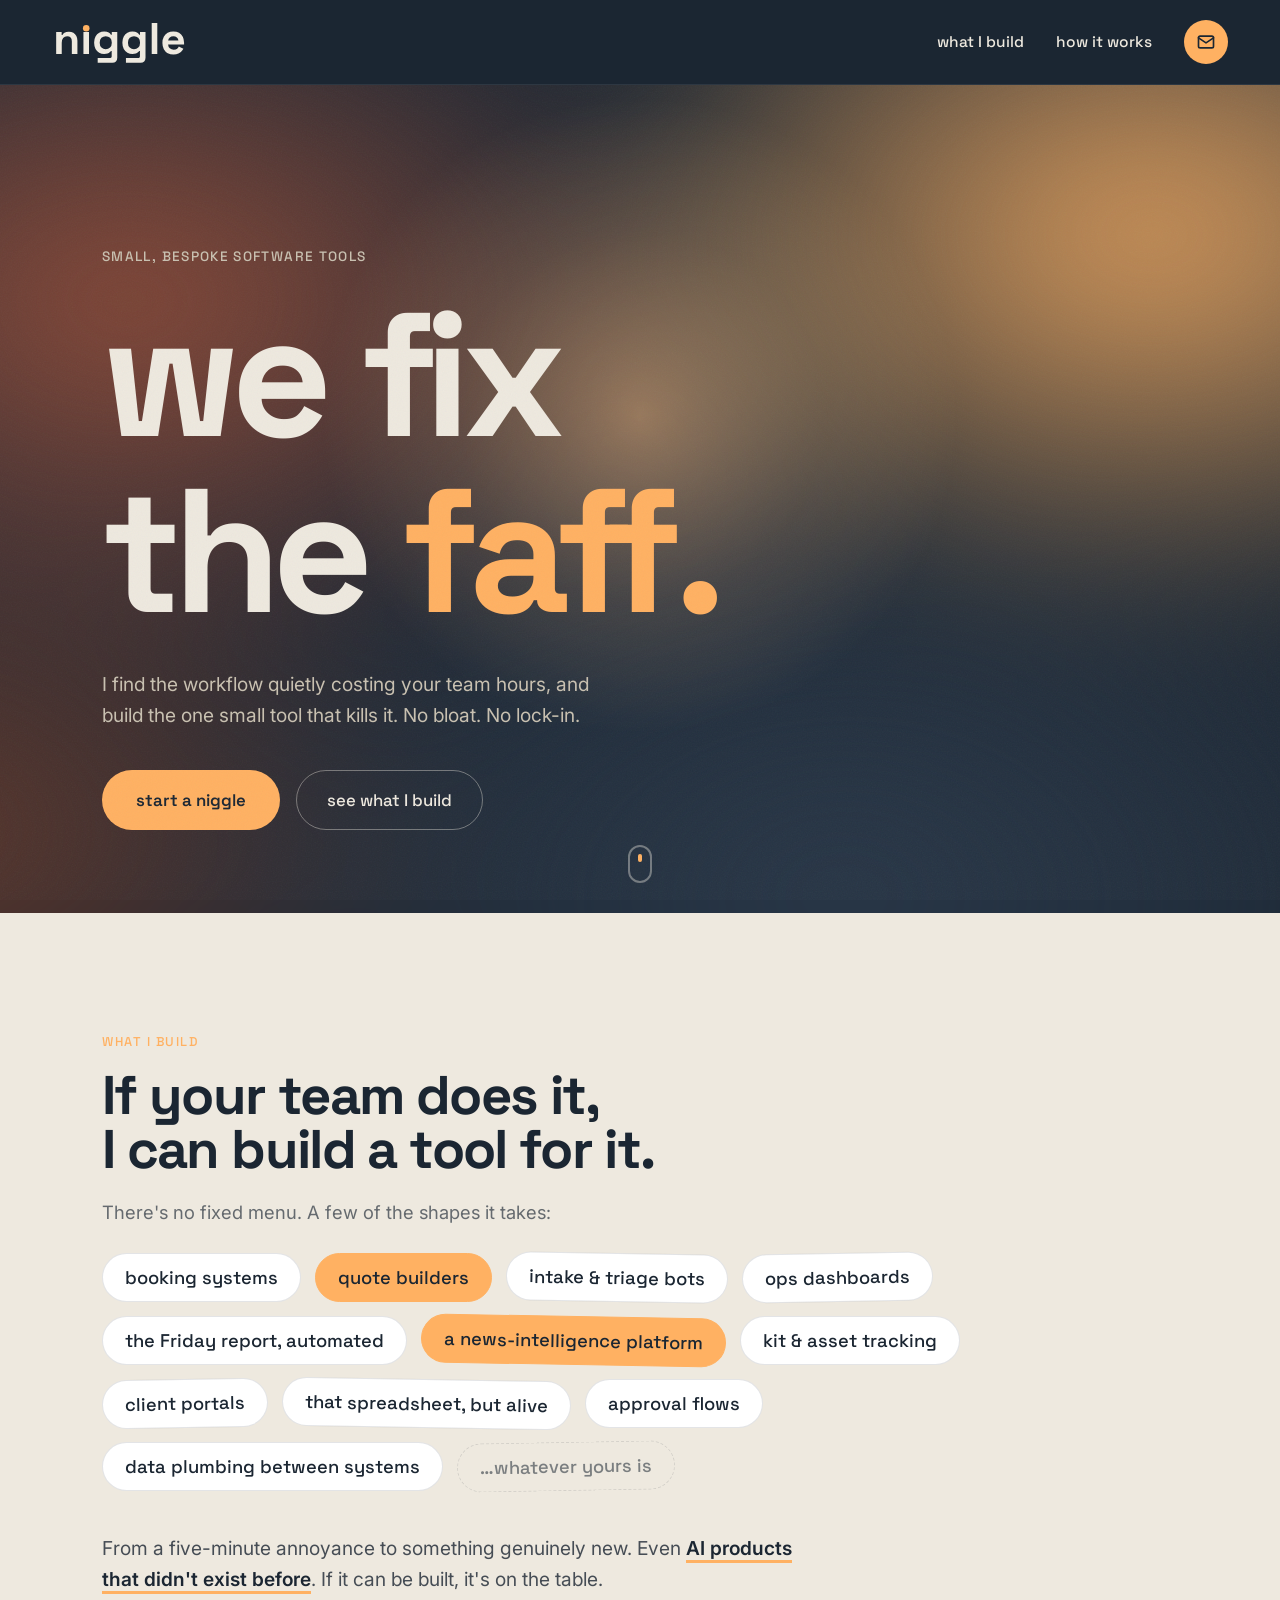
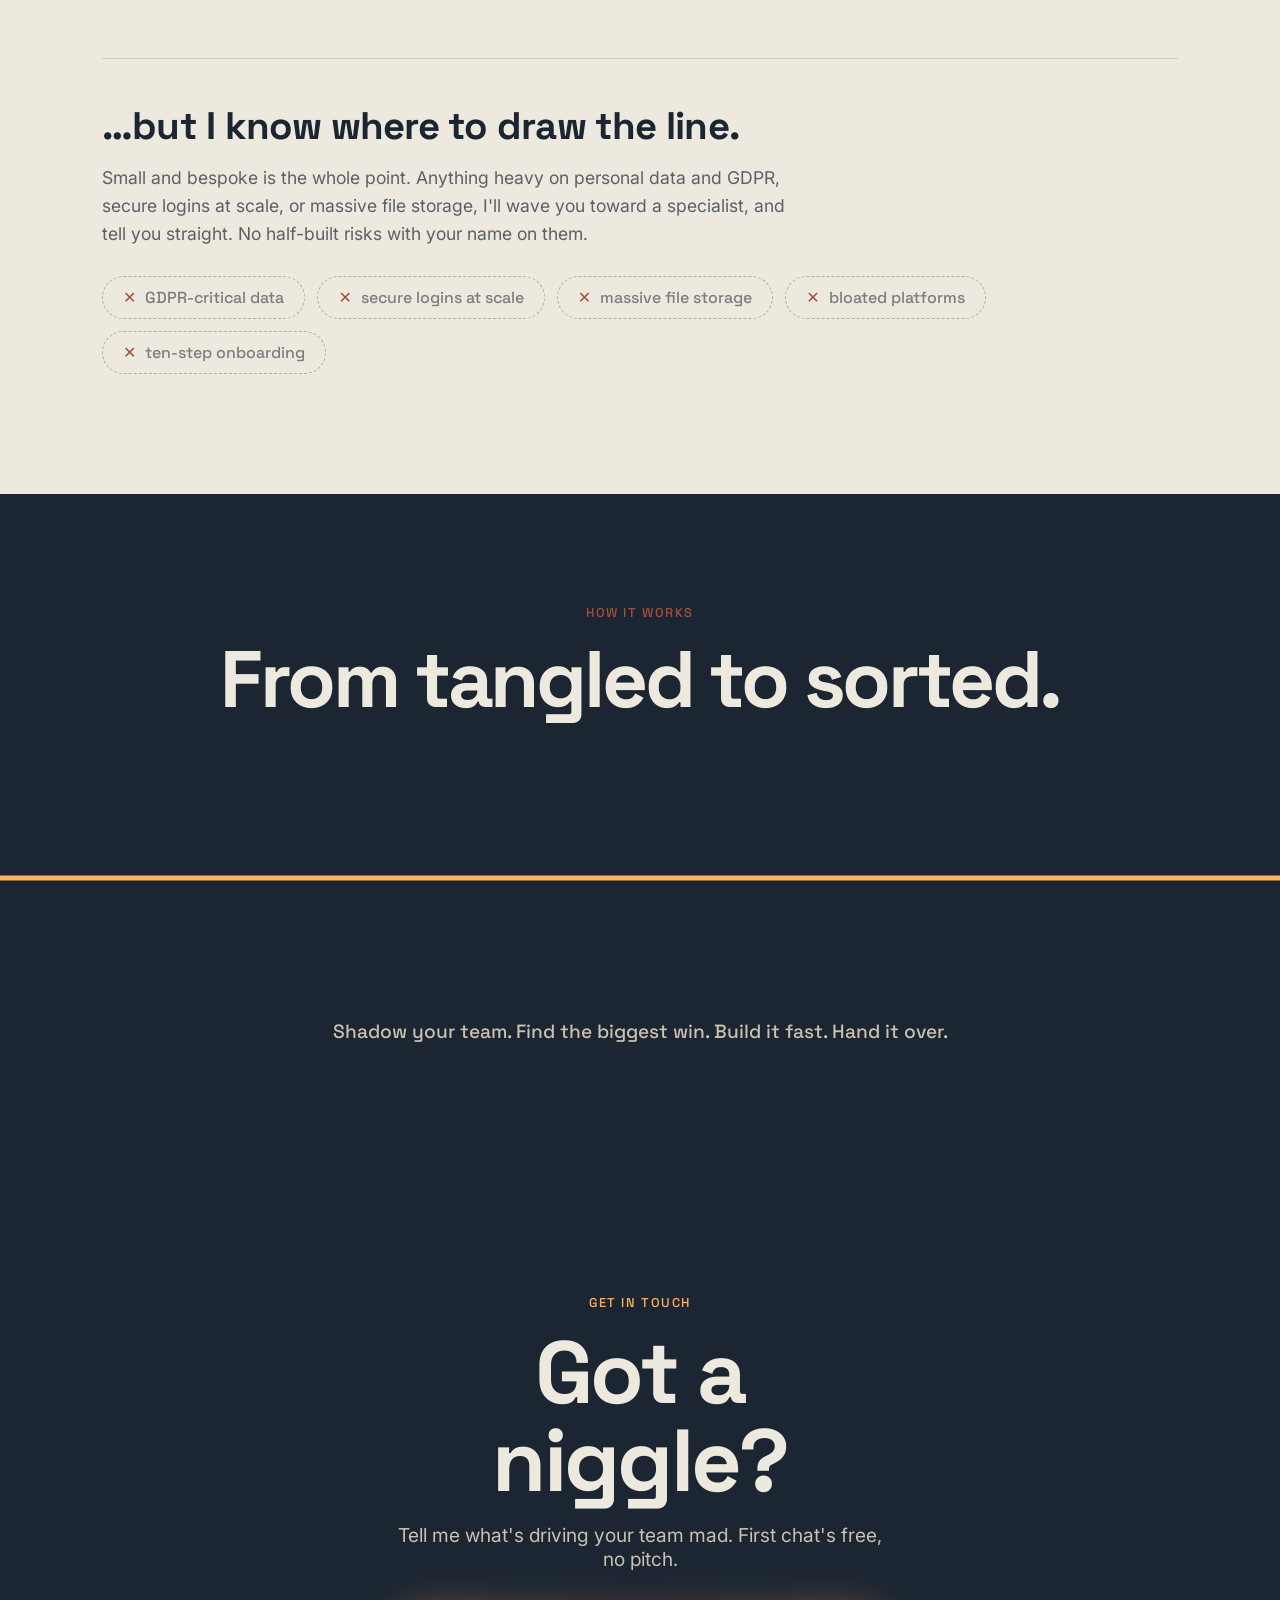
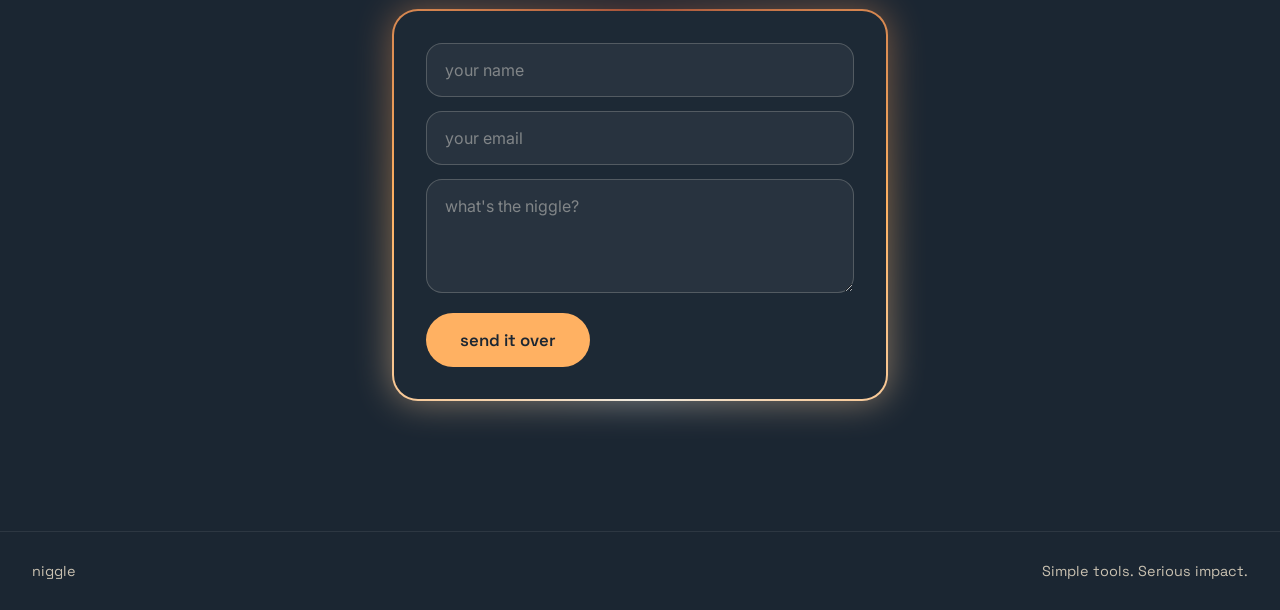
<file: lab.html>
<!DOCTYPE html>
<html lang="en-GB">
<head>
  <meta charset="UTF-8" />
  <meta name="viewport" content="width=device-width, initial-scale=1.0" />
  <title>niggle UI lab</title>
  <link rel="icon" href="favicon.svg" type="image/svg+xml" />
  <link rel="preconnect" href="https://fonts.googleapis.com" />
  <link rel="preconnect" href="https://fonts.gstatic.com" crossorigin />
  <link href="https://fonts.googleapis.com/css2?family=Inter:wght@400;500;600&family=Space+Grotesk:wght@500;600;700&display=swap" rel="stylesheet" />
  <link rel="stylesheet" href="lab.css" />
</head>
<body>

  <!-- ===== NAV: solid navy bar + big logo + dot CTA ===== -->
  <header class="lnav">
    <div class="lnav__wrap">
      <a class="lbrand" href="#hero" aria-label="niggle home"><img src="logo-cream.svg?v=1" alt="niggle" /></a>
      <nav class="lnav__links">
        <a href="#build">what I build</a>
        <a href="#how">how it works</a>
        <a class="dotcta" href="#contact" aria-label="get in touch">
          <svg class="dotcta__ic" viewBox="0 0 24 24" fill="none" stroke="currentColor" stroke-width="2" stroke-linecap="round" stroke-linejoin="round" aria-hidden="true"><rect x="3" y="5" width="18" height="14" rx="2"/><path d="m3 7 9 6 9-6"/></svg>
          <span>get in touch</span>
        </a>
      </nav>
    </div>
  </header>

  <!-- ===== HERO ===== -->
  <section class="hero" id="hero">
    <div class="aurora" aria-hidden="true"></div>
    <div class="spotlight" aria-hidden="true"></div>
    <div class="hero__inner">
      <p class="hero__kicker">small, bespoke software tools</p>
      <h1 class="hero__title"><span class="line">we fix</span><span class="line">the <span class="hl">faff<span class="dot">.</span></span></span></h1>
      <p class="hero__sub">I find the workflow quietly costing your team hours, and build the one small tool that kills it. No bloat. No lock-in.</p>
      <div class="hero__cta">
        <a class="btn-primary magnetic" href="#contact"><span>start a niggle</span></a>
        <a class="btn-ghost" href="#build">see what I build</a>
      </div>
    </div>
    <div class="scrollcue" aria-hidden="true"><span></span></div>
  </section>

  <!-- ===== WHAT I BUILD: no fixed menu ===== -->
  <section class="build" id="build">
    <div class="wrap">
      <p class="eyebrow">what I build</p>
      <h2 class="h2">If your team does it,<br />I can build a tool for it.</h2>
      <p class="build__lead">There's no fixed menu. A few of the shapes it takes:</p>
      <ul class="cloud">
        <li>booking systems</li>
        <li class="hot">quote builders</li>
        <li>intake &amp; triage bots</li>
        <li>ops dashboards</li>
        <li>the Friday report, automated</li>
        <li class="hot">a news-intelligence platform</li>
        <li>kit &amp; asset tracking</li>
        <li>client portals</li>
        <li>that spreadsheet, but alive</li>
        <li>approval flows</li>
        <li>data plumbing between systems</li>
        <li class="ghostpill">…whatever yours is</li>
      </ul>
      <p class="build__foot">From a five-minute annoyance to something genuinely new. Even <strong>AI products that didn't exist before</strong>. If it can be built, it's on the table.</p>

      <div class="drawline">
        <h3 class="drawline__h">…but I know where to draw the line.</h3>
        <p class="drawline__p">Small and bespoke is the whole point. Anything heavy on personal data and GDPR, secure logins at scale, or massive file storage, I'll wave you toward a specialist, and tell you straight. No half-built risks with your name on them.</p>
        <ul class="wontdo">
          <li>GDPR-critical data</li>
          <li>secure logins at scale</li>
          <li>massive file storage</li>
          <li>bloated platforms</li>
          <li>ten-step onboarding</li>
        </ul>
      </div>
    </div>
  </section>

  <!-- ===== HOW IT WORKS: full-width looping squiggle ===== -->
  <section class="how" id="how">
    <p class="eyebrow eyebrow--light center">how it works</p>
    <h2 class="how__title">From tangled to sorted.</h2>
    <div class="how__squiggle" aria-label="a tangled line straightening out">
      <svg viewBox="0 0 1440 220" width="100%" preserveAspectRatio="none" aria-hidden="true">
        <path fill="none" stroke="var(--amber)" stroke-width="5" stroke-linecap="round" vector-effect="non-scaling-stroke"
              d="M0 120 C 130 50, 270 190, 400 120 C 500 75, 560 75, 620 120 C 1000 -20, 460 -20, 820 120 C 950 175, 1090 65, 1210 120 C 1330 165, 1385 120, 1440 120">
          <animate attributeName="d" dur="4.5s" repeatCount="indefinite"
            calcMode="spline" keyTimes="0;0.28;0.82;1"
            keySplines="0.8 0 0.15 1; 0 0 1 1; 0.45 0 0.55 1"
            values="M0 120 C 130 50, 270 190, 400 120 C 500 75, 560 75, 620 120 C 1000 -20, 460 -20, 820 120 C 950 175, 1090 65, 1210 120 C 1330 165, 1385 120, 1440 120;
                    M0 120 C 130 120, 270 120, 400 120 C 500 120, 560 120, 620 120 C 1000 120, 460 120, 820 120 C 950 120, 1090 120, 1210 120 C 1330 120, 1385 120, 1440 120;
                    M0 120 C 130 120, 270 120, 400 120 C 500 120, 560 120, 620 120 C 1000 120, 460 120, 820 120 C 950 120, 1090 120, 1210 120 C 1330 120, 1385 120, 1440 120;
                    M0 120 C 130 50, 270 190, 400 120 C 500 75, 560 75, 620 120 C 1000 -20, 460 -20, 820 120 C 950 175, 1090 65, 1210 120 C 1330 165, 1385 120, 1440 120" />
        </path>
      </svg>
    </div>
    <p class="how__steps center">Shadow your team. Find the biggest win. Build it fast. Hand it over.</p>
  </section>

  <!-- ===== CONTACT FORM (cursor glow, stronger) ===== -->
  <section class="contact" id="contact">
    <div class="wrap contact__inner">
      <p class="eyebrow center">get in touch</p>
      <h2 class="contact__title">Got a niggle?</h2>
      <p class="contact__p">Tell me what's driving your team mad. First chat's free, no pitch.</p>
      <div class="formcard"><div class="formcard__inner">
        <form class="niggleform" action="#" method="POST" novalidate>
          <input name="name" required placeholder="your name" />
          <input type="email" name="email" required placeholder="your email" />
          <textarea name="niggle" rows="4" required placeholder="what's the niggle?"></textarea>
          <button type="submit" class="formbtn magnetic"><span>send it over</span></button>
        </form>
      </div></div>
    </div>
  </section>

  <footer class="lfoot"><span>niggle</span><span>Simple tools. Serious impact.</span></footer>

  <script src="lab.js"></script>
</body>
</html>
</file>
<file: lab.css>
/* ============================================================
   niggle UI lab bold concept v2
   ============================================================ */
:root{
  --cream:#EEE9DF; --oat:#C9C1B1; --ink:#1B2632; --slate:#2C3B4D;
  --amber:#FFB162; --terra:#A35139;
  --ff-head:'Space Grotesk',system-ui,sans-serif;
  --ff-body:'Inter',system-ui,sans-serif;
}
*{box-sizing:border-box;margin:0;padding:0}
html{scroll-behavior:smooth}
body{font-family:var(--ff-body);background:var(--ink);color:var(--cream);-webkit-font-smoothing:antialiased}
.wrap{max-width:1140px;margin-inline:auto;padding-inline:32px}
h1,h2,h3{font-family:var(--ff-head);font-weight:700;line-height:1;letter-spacing:-0.03em}
a{color:inherit;text-decoration:none}
.center{text-align:center}
.eyebrow{font-family:var(--ff-head);font-weight:500;color:var(--amber);letter-spacing:.12em;text-transform:uppercase;font-size:.8rem;margin-bottom:18px}
.eyebrow--light{color:var(--terra)}

/* ===== per-element-type text selection ===== */
::selection{background:var(--amber);color:var(--ink)}                /* body copy: amber */
::-moz-selection{background:var(--amber);color:var(--ink)}
h1::selection,h2::selection,h3::selection,
.hero__title span::selection,.h2::selection,.how__title::selection,.cta__title::selection{background:var(--terra);color:var(--cream)}
h1::-moz-selection,h2::-moz-selection,h3::-moz-selection,.how__title::-moz-selection,.cta__title::-moz-selection{background:var(--terra);color:var(--cream)}
.eyebrow::selection,.cloud li::selection,.hero__kicker::selection{background:var(--ink);color:var(--amber)}
.eyebrow::-moz-selection,.cloud li::-moz-selection{background:var(--ink);color:var(--amber)}

/* grain */
body::after{content:"";position:fixed;inset:0;z-index:9;pointer-events:none;opacity:.05;
  background-image:url("data:image/svg+xml,%3Csvg xmlns='http://www.w3.org/2000/svg' width='160' height='160'%3E%3Cfilter id='n'%3E%3CfeTurbulence type='fractalNoise' baseFrequency='0.8' numOctaves='2'/%3E%3C/filter%3E%3Crect width='100%25' height='100%25' filter='url(%23n)'/%3E%3C/svg%3E")}

/* ===== NAV (solid navy bar, big logo) ===== */
.lnav{position:sticky;top:0;z-index:30;background:var(--ink);border-bottom:1px solid rgba(255,255,255,.08)}
.lnav__wrap{max-width:1240px;margin-inline:auto;display:flex;align-items:center;justify-content:space-between;height:84px;padding-inline:32px}
.lbrand img{height:46px;width:auto;display:block;transition:transform .25s cubic-bezier(.34,1.56,.64,1)}
.lbrand:hover img{transform:translateY(-2px)}
.lnav__links{display:flex;align-items:center;gap:32px}
.lnav__links a:not(.dotcta){font-family:var(--ff-head);font-weight:500;color:var(--cream);font-size:.97rem;position:relative}
.lnav__links a:not(.dotcta)::after{content:"";position:absolute;left:0;bottom:-5px;width:100%;height:2px;background:var(--amber);transform:scaleX(0);transform-origin:right;transition:transform .3s cubic-bezier(.2,.7,.2,1)}
.lnav__links a:not(.dotcta):hover::after{transform:scaleX(1);transform-origin:left}
.dotcta{display:inline-flex;align-items:center;justify-content:center;height:44px;width:44px;border-radius:999px;background:var(--amber);color:var(--ink)!important;overflow:hidden;transition:width .4s cubic-bezier(.2,.7,.2,1)}
.dotcta__ic{width:20px;height:20px;flex:0 0 auto}
.dotcta span{max-width:0;overflow:hidden;white-space:nowrap;opacity:0;margin-left:0;font-family:var(--ff-head);font-weight:600;font-size:.9rem;transition:max-width .4s,opacity .3s,margin-left .4s}
.dotcta:hover{width:188px}.dotcta:hover span{max-width:130px;opacity:1;margin-left:9px}

/* ===== HERO ===== */
.hero{position:relative;min-height:92vh;display:flex;align-items:center;overflow:hidden}
.aurora{position:absolute;inset:-30%;z-index:0;filter:blur(70px);opacity:.85;
  background:
    radial-gradient(40% 40% at 25% 35%, var(--terra), transparent 70%),
    radial-gradient(45% 45% at 75% 30%, var(--amber), transparent 65%),
    radial-gradient(50% 50% at 60% 80%, var(--slate), transparent 70%),
    radial-gradient(40% 40% at 15% 75%, #6b3a2a, transparent 70%);
  animation:drift 18s ease-in-out infinite alternate}
@keyframes drift{0%{transform:translate(0,0) scale(1)}50%{transform:translate(4%,-3%) scale(1.12)}100%{transform:translate(-3%,4%) scale(1.05)}}
.spotlight{position:absolute;inset:0;z-index:1;pointer-events:none;mix-blend-mode:screen;
  background:radial-gradient(440px 440px at var(--mx,50%) var(--my,40%), rgba(255,177,98,.5), rgba(255,177,98,.16) 42%, transparent 72%)}
.hero__inner{position:relative;z-index:2;width:100%;max-width:1140px;margin-inline:auto;padding:80px 32px 0}
.hero__kicker{font-family:var(--ff-head);font-weight:500;letter-spacing:.1em;text-transform:uppercase;color:var(--oat);font-size:.85rem;margin-bottom:22px}
.hero__title{font-size:clamp(3.5rem,14vw,11rem);color:var(--cream);letter-spacing:-0.05em}
.hero__title .line{display:block}
.hl{color:var(--amber)}
.dot{display:inline-block;color:var(--amber);animation:pulse 2.4s ease-in-out infinite}
@keyframes pulse{0%,100%{transform:translateY(0)}50%{transform:translateY(-.12em)}}
.hero__sub{max-width:44ch;margin-top:30px;font-size:1.2rem;color:var(--oat);line-height:1.6}
.hero__cta{display:flex;gap:16px;margin-top:40px;flex-wrap:wrap}
.btn-primary,.btn-dark{display:inline-flex;align-items:center;justify-content:center;font-family:var(--ff-head);font-weight:600;background:var(--amber);color:var(--ink);padding:18px 34px;border-radius:999px;font-size:1.05rem;will-change:transform}
.btn-dark{background:var(--ink);color:var(--cream)}
.btn-ghost{display:inline-flex;align-items:center;font-family:var(--ff-head);font-weight:500;color:var(--cream);padding:18px 30px;border:1.5px solid rgba(238,233,223,.4);border-radius:999px;font-size:1.05rem;transition:border-color .2s,background .2s}
.btn-ghost:hover{border-color:var(--cream);background:rgba(238,233,223,.08)}
.scrollcue{position:absolute;bottom:30px;left:50%;transform:translateX(-50%);z-index:2;width:24px;height:38px;border:2px solid rgba(238,233,223,.4);border-radius:14px}
.scrollcue span{position:absolute;top:7px;left:50%;width:4px;height:8px;background:var(--amber);border-radius:2px;transform:translateX(-50%);animation:cue 1.6s ease-in-out infinite}
@keyframes cue{0%{opacity:0;transform:translate(-50%,0)}40%{opacity:1}100%{opacity:0;transform:translate(-50%,12px)}}

/* ===== WHAT I BUILD ===== */
.build{background:var(--cream);color:var(--ink);padding:120px 0}
.h2{font-size:clamp(2rem,5vw,3.4rem);color:var(--ink)}
.build__lead{font-size:1.15rem;color:rgba(27,38,50,.65);margin:24px 0 30px}
.cloud{list-style:none;display:flex;flex-wrap:wrap;gap:14px;max-width:920px}
.cloud li{font-family:var(--ff-head);font-weight:500;font-size:1.15rem;padding:12px 22px;border-radius:999px;background:#fff;border:1px solid rgba(27,38,50,.12);color:var(--ink);transition:transform .2s ease,background .2s,color .2s,border-color .2s;cursor:default}
.cloud li:hover{transform:translateY(-3px) rotate(-1.5deg);border-color:var(--ink)}
.cloud li.hot{background:var(--amber);border-color:var(--amber)}
.cloud li.ghostpill{background:transparent;border-style:dashed;color:rgba(27,38,50,.55)}
.cloud li:nth-child(3n){transform:rotate(1deg)}
.cloud li:nth-child(4n){transform:rotate(-1deg)}
.cloud li:hover{transform:translateY(-3px) rotate(0)}
.build__foot{margin-top:42px;font-size:1.2rem;line-height:1.6;max-width:60ch;color:rgba(27,38,50,.8)}
.build__foot strong{color:var(--ink);font-weight:600;border-bottom:3px solid var(--amber)}
.drawline{margin-top:64px;padding-top:48px;border-top:1px solid rgba(27,38,50,.14)}
.drawline__h{font-family:var(--ff-head);font-weight:700;font-size:clamp(1.6rem,3.6vw,2.4rem);color:var(--ink);letter-spacing:-0.02em}
.drawline__p{max-width:64ch;margin:18px 0 28px;color:rgba(27,38,50,.7);font-size:1.1rem;line-height:1.6}
.wontdo{list-style:none;display:flex;flex-wrap:wrap;gap:12px}
.wontdo li{font-family:var(--ff-head);font-weight:500;font-size:1rem;padding:10px 20px;border-radius:999px;border:1px dashed rgba(27,38,50,.3);color:rgba(27,38,50,.55)}
.wontdo li::before{content:"✕";margin-right:9px;color:var(--terra);font-weight:700}

.build,.how,.contact{scroll-margin-top:84px}

/* ===== HOW IT WORKS (full-bleed looping squiggle) ===== */
.how{background:var(--ink);padding:110px 0 120px;overflow:hidden}
.how__title{font-size:clamp(2.4rem,7vw,5rem);color:var(--cream);text-align:center;letter-spacing:-0.04em}
.how__squiggle{width:100%;margin:50px 0;line-height:0}
.how__squiggle svg{width:100%;height:clamp(120px,18vw,200px);display:block}
.how__steps{color:var(--oat);font-size:1.2rem;font-family:var(--ff-head);font-weight:500}

/* ===== CONTACT FORM (cursor glow, stronger than hero) ===== */
.contact{position:relative;background:var(--ink);color:var(--cream);padding:130px 0;text-align:center}
.contact__inner{position:relative;z-index:1;max-width:560px}
@property --angle{syntax:"<angle>";initial-value:0deg;inherits:false}
.formcard{position:relative;margin-top:10px;border-radius:26px;padding:2px;
  background:conic-gradient(from var(--angle),#A35139,#FFB162,#EEE9DF,#FFB162,#A35139);
  animation:spin 5s linear infinite}
.formcard::after{content:"";position:absolute;inset:0;border-radius:inherit;background:inherit;filter:blur(18px);opacity:.5;z-index:-1}
.formcard__inner{background:#1d2935;border-radius:24px;padding:32px}
@keyframes spin{to{--angle:360deg}}
.contact__title{font-size:clamp(2.8rem,8vw,5.5rem);color:var(--cream)}
.contact__p{font-size:1.2rem;color:var(--oat);margin:18px 0 38px}
.niggleform{display:grid;gap:14px;text-align:left}
.niggleform input,.niggleform textarea{width:100%;background:rgba(255,255,255,.05);border:1.5px solid rgba(238,233,223,.22);border-radius:16px;padding:16px 18px;color:var(--cream);font-family:var(--ff-body);font-size:1rem;transition:border-color .2s,background .2s,box-shadow .2s;resize:vertical}
.niggleform input::placeholder,.niggleform textarea::placeholder{color:rgba(238,233,223,.45)}
.niggleform input:focus,.niggleform textarea:focus{outline:none;border-color:var(--amber);background:rgba(255,177,98,.07);box-shadow:0 0 0 4px rgba(255,177,98,.15)}
.formbtn{justify-self:start;margin-top:6px;display:inline-flex;align-items:center;font-family:var(--ff-head);font-weight:600;background:var(--amber);color:var(--ink);border:none;padding:16px 34px;border-radius:999px;font-size:1.05rem;cursor:pointer;will-change:transform}
.formdone{font-family:var(--ff-head);font-weight:600;font-size:1.4rem;color:var(--amber);padding:30px 0}
.lfoot{background:var(--ink);color:var(--oat);display:flex;justify-content:space-between;padding:30px 32px;font-family:var(--ff-head);font-size:.9rem;border-top:1px solid rgba(255,255,255,.08)}

/* reveal */
.reveal{opacity:0;transform:translateY(40px);transition:opacity .8s ease,transform .8s cubic-bezier(.2,.7,.2,1)}
.reveal.in{opacity:1;transform:none}

@media (max-width:820px){
  .how__grid{grid-template-columns:1fr}
  .lnav__links a:not(.dotcta){display:none}
  .lbrand img{height:36px}
  .lnav__wrap{height:68px}
}
@media (prefers-reduced-motion:reduce){
  .aurora,.dot,.scrollcue span{animation:none}
  .reveal{opacity:1;transform:none}
  .how__squiggle animate{display:none}
}
</file>
